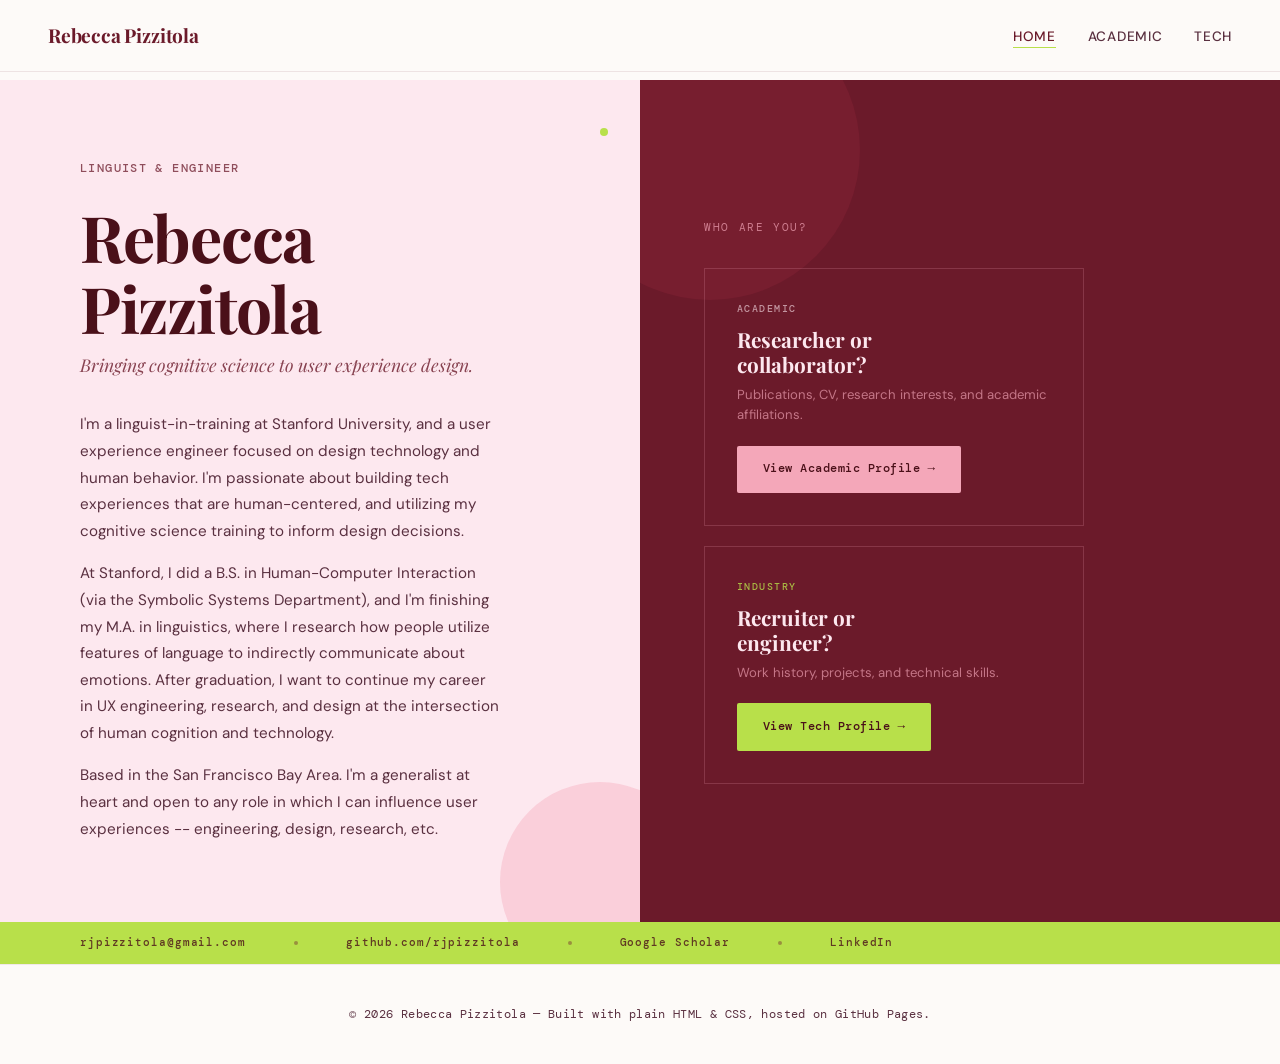
<file: index.html>
<!doctype html>
<html lang="en">
  <head>
    <meta charset="UTF-8" />
    <meta name="viewport" content="width=device-width, initial-scale=1.0" />
    <title>Rebecca Pizzitola</title>
    <link rel="stylesheet" href="style.css" />
    <style>
      /* ---- HERO ---- */
      .hero {
        min-height: 100vh;
        display: grid;
        grid-template-columns: 1fr 1fr;
        padding-top: 5rem;
      }

      .hero-left {
        background: var(--pink-light);
        display: flex;
        flex-direction: column;
        justify-content: center;
        padding: 5rem 4rem 5rem 5rem;
        position: relative;
        overflow: hidden;
      }

      .hero-left::after {
        content: "";
        position: absolute;
        bottom: -60px;
        right: -60px;
        width: 200px;
        height: 200px;
        background: var(--pink);
        border-radius: 50%;
        opacity: 0.4;
      }

      .hero-left::before {
        content: "";
        position: absolute;
        top: 3rem;
        right: 2rem;
        width: 8px;
        height: 8px;
        background: var(--lime);
        border-radius: 50%;
      }

      .hero-eyebrow {
        font-family: "DM Mono", monospace;
        font-size: 0.72rem;
        font-weight: 500;
        letter-spacing: 0.12em;
        text-transform: uppercase;
        color: var(--maroon);
        margin-bottom: 1.5rem;
        opacity: 0.75;
      }

      .hero-name {
        font-family: "Playfair Display", serif;
        font-size: clamp(2.8rem, 5vw, 4.2rem);
        font-weight: 700;
        color: var(--maroon-dark);
        line-height: 1.1;
        margin-bottom: 0.5rem;
        letter-spacing: -0.02em;
      }

      .hero-tagline {
        font-family: "Playfair Display", serif;
        font-style: italic;
        font-size: 1.1rem;
        color: var(--maroon);
        margin-bottom: 2rem;
        opacity: 0.8;
      }

      .hero-about {
        font-size: 0.95rem;
        line-height: 1.75;
        color: var(--text-muted);
        max-width: 420px;
        position: relative;
        z-index: 1;
      }

      .hero-about p + p {
        margin-top: 1rem;
      }

      /* ---- FORK PANEL ---- */
      .hero-right {
        background: var(--maroon);
        display: flex;
        flex-direction: column;
        justify-content: center;
        align-items: flex-start;
        padding: 5rem 5rem 5rem 4rem;
        gap: 0;
        position: relative;
        overflow: hidden;
      }

      .hero-right::before {
        content: "";
        position: absolute;
        top: -80px;
        left: -80px;
        width: 300px;
        height: 300px;
        background: var(--maroon-light);
        border-radius: 50%;
        opacity: 0.4;
      }

      .fork-heading {
        font-family: "DM Mono", monospace;
        font-size: 0.68rem;
        letter-spacing: 0.15em;
        text-transform: uppercase;
        color: var(--pink);
        opacity: 0.7;
        margin-bottom: 2rem;
        position: relative;
        z-index: 1;
      }

      .fork-card {
        position: relative;
        z-index: 1;
        width: 100%;
        max-width: 380px;
        padding: 2rem;
        border: 1px solid rgba(244, 167, 185, 0.2);
        margin-bottom: 1.25rem;
        transition:
          border-color 0.2s,
          background 0.2s;
      }

      .fork-card:last-of-type {
        margin-bottom: 0;
      }

      .fork-card:hover {
        border-color: rgba(244, 167, 185, 0.5);
        background: rgba(244, 167, 185, 0.05);
      }

      .fork-card-label {
        font-family: "DM Mono", monospace;
        font-size: 0.65rem;
        font-weight: 500;
        letter-spacing: 0.14em;
        text-transform: uppercase;
        margin-bottom: 0.6rem;
      }

      .fork-card-label.academic {
        color: var(--pink-light);
        opacity: 0.6;
      }

      .fork-card-label.tech {
        color: var(--lime);
        opacity: 0.8;
      }

      .fork-card-title {
        font-family: "Playfair Display", serif;
        font-size: 1.3rem;
        font-weight: 700;
        color: var(--pink-light);
        margin-bottom: 0.5rem;
        line-height: 1.2;
      }

      .fork-card-desc {
        font-size: 0.82rem;
        color: var(--pink);
        opacity: 0.65;
        margin-bottom: 1.25rem;
        line-height: 1.55;
      }

      /* ---- BOTTOM STRIP ---- */
      .strip {
        background: var(--lime);
        padding: 0.75rem 5rem;
        display: flex;
        align-items: center;
        gap: 3rem;
        overflow: hidden;
      }

      .strip-item {
        font-family: "DM Mono", monospace;
        font-size: 0.7rem;
        font-weight: 500;
        letter-spacing: 0.08em;
        color: var(--maroon-dark);
        white-space: nowrap;
        text-decoration: none;
        opacity: 0.8;
      }

      .strip-dot {
        width: 4px;
        height: 4px;
        background: var(--maroon);
        border-radius: 50%;
        opacity: 0.4;
        flex-shrink: 0;
      }
    </style>
  </head>
  <body>
    <nav>
      <a href="index.html" class="wordmark">Rebecca Pizzitola</a>
      <ul class="nav-links">
        <li><a href="index.html" class="active">Home</a></li>
        <li><a href="academic.html">Academic</a></li>
        <li><a href="tech.html">Tech</a></li>
      </ul>
    </nav>

    <main>
      <section class="hero">
        <!-- LEFT: About -->
        <div class="hero-left">
          <p class="hero-eyebrow">Linguist &amp; Engineer</p>
          <h1 class="hero-name">Rebecca<br />Pizzitola</h1>
          <p class="hero-tagline">
            Bringing cognitive science to user experience design.
          </p>
          <div class="hero-about">
            <p>
              I'm a linguist-in-training at Stanford University, and a user
              experience engineer focused on design technology and human
              behavior. I'm passionate about building tech experiences that are
              human-centered, and utilizing my cognitive science training to
              inform design decisions.
            </p>
            <p>
              At Stanford, I did a B.S. in Human-Computer Interaction (via the
              Symbolic Systems Department), and I'm finishing my M.A. in
              linguistics, where I research how people utilize features of
              language to indirectly communicate about emotions. After
              graduation, I want to continue my career in UX engineering,
              research, and design at the intersection of human cognition and
              technology.
            </p>
            <p>
              Based in the San Francisco Bay Area. I'm a generalist at heart and
              open to any role in which I can influence user experiences --
              engineering, design, research, etc.
            </p>
          </div>
        </div>

        <!-- RIGHT: Forks -->
        <div class="hero-right">
          <p class="fork-heading">Who are you?</p>

          <!-- Academic Fork -->
          <div class="fork-card">
            <p class="fork-card-label academic">Academic</p>
            <h2 class="fork-card-title">Researcher or<br />collaborator?</h2>
            <p class="fork-card-desc">
              Publications, CV, research interests, and academic affiliations.
            </p>
            <a href="academic.html" class="btn-fork btn-fork-academic">
              View Academic Profile →
            </a>
          </div>

          <!-- Tech Fork -->
          <div class="fork-card">
            <p class="fork-card-label tech">Industry</p>
            <h2 class="fork-card-title">Recruiter or<br />engineer?</h2>
            <p class="fork-card-desc">
              Work history, projects, and technical skills.
            </p>
            <a href="tech.html" class="btn-fork btn-fork-tech">
              View Tech Profile →
            </a>
          </div>
        </div>
      </section>

      <!-- Lime strip with quick links / social -->
      <div class="strip">
        <a href="mailto:rjpizzitola@gmail.com" class="strip-item"
          >rjpizzitola@gmail.com</a
        >
        <div class="strip-dot"></div>
        <a
          href="https://github.com/rjpizzitola"
          class="strip-item"
          target="_blank"
          >github.com/rjpizzitola</a
        >
        <div class="strip-dot"></div>
        <a
          href="https://scholar.google.com/citations?user=XNNVK7IAAAAJ&hl=en&oi=ao"
          class="strip-item"
          target="_blank"
          >Google Scholar</a
        >
        <div class="strip-dot"></div>
        <a
          href="https://linkedin.com/in/rebecca-j-pizzitola"
          class="strip-item"
          target="_blank"
          >LinkedIn</a
        >
      </div>
    </main>

    <footer>
      &copy; 2026 Rebecca Pizzitola — Built with plain HTML &amp; CSS, hosted on
      GitHub Pages.
    </footer>
  </body>
</html>
</file>
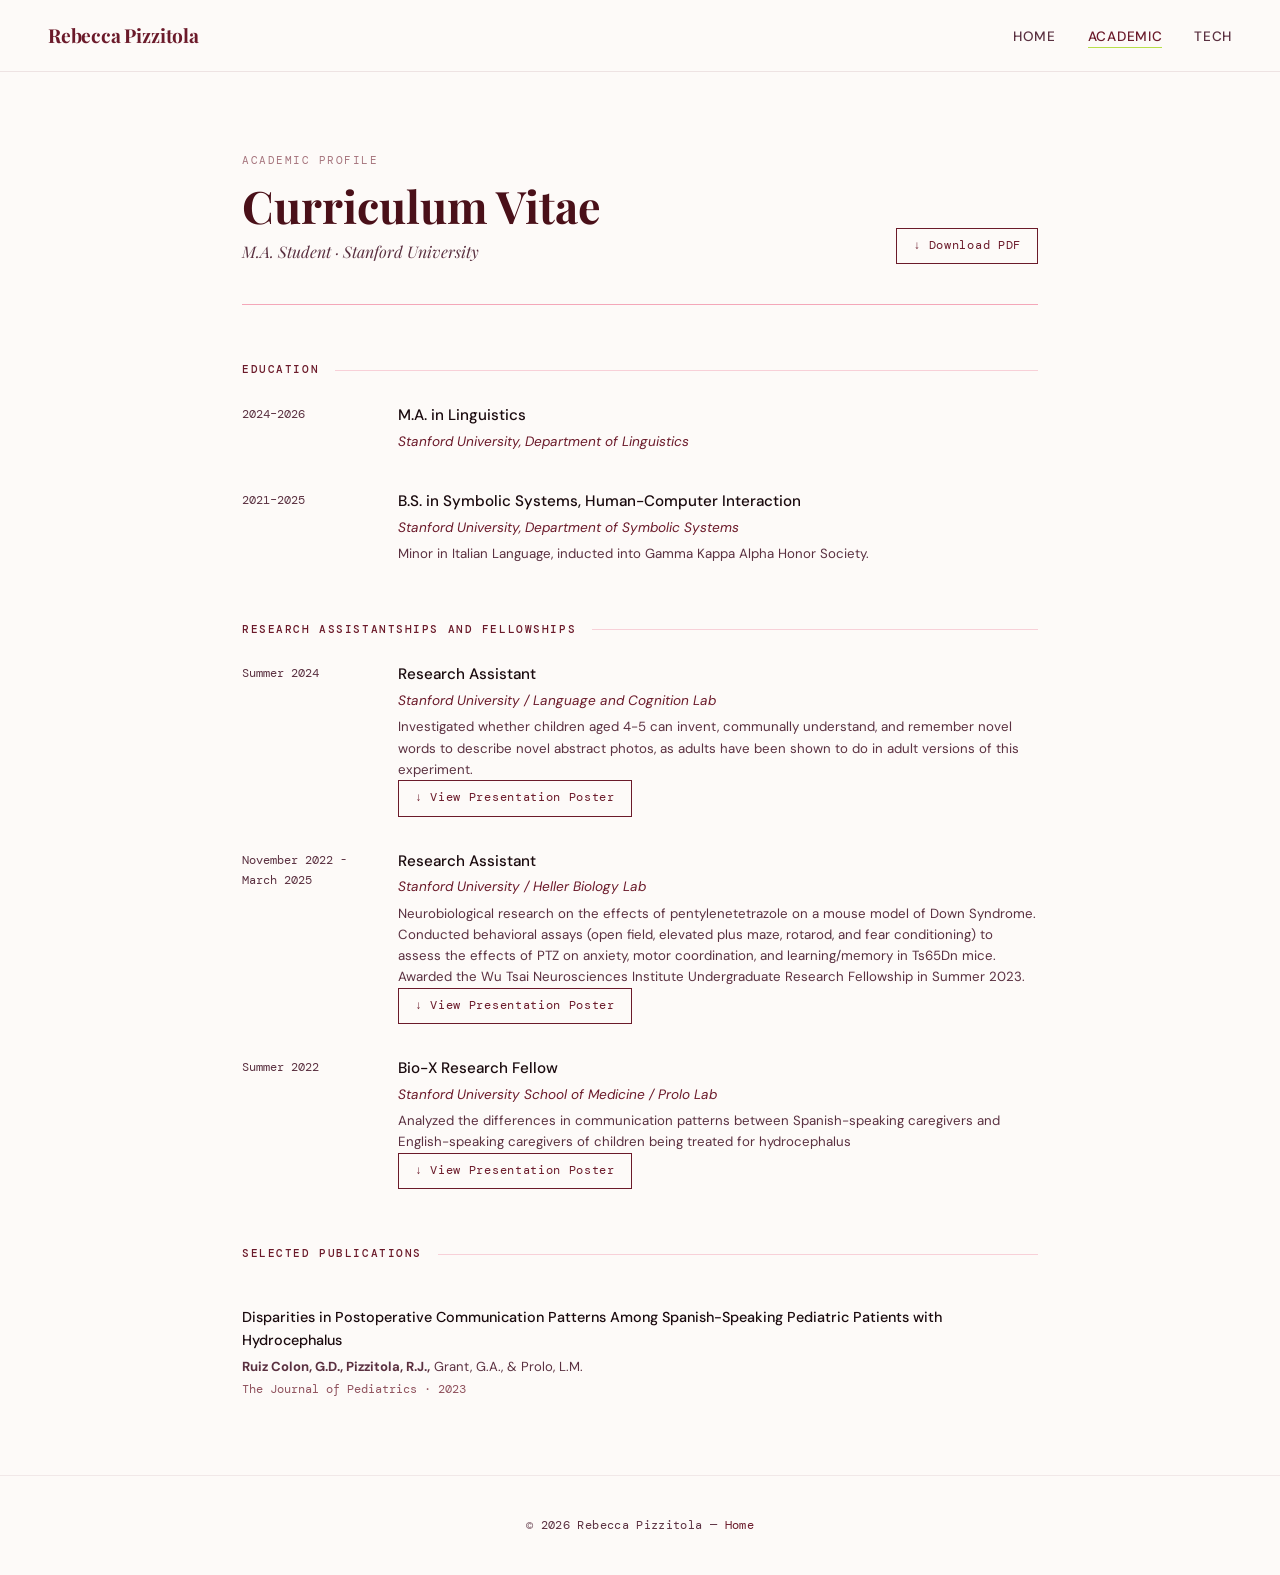
<file: academic.html>
<!doctype html>
<html lang="en">
  <head>
    <meta charset="UTF-8" />
    <meta name="viewport" content="width=device-width, initial-scale=1.0" />
    <title>Academic — Rebecca Pizzitola</title>
    <link rel="stylesheet" href="style.css" />
    <style>
      .page-wrapper {
        padding-top: 5.5rem;
        max-width: 860px;
        margin: 0 auto;
        padding-left: 2rem;
        padding-right: 2rem;
      }

      .page-header {
        padding: 4rem 0 2.5rem;
        border-bottom: 1.5px solid var(--pink);
        margin-bottom: 3.5rem;
        display: flex;
        justify-content: space-between;
        align-items: flex-end;
      }

      .page-badge {
        font-family: "DM Mono", monospace;
        font-size: 0.68rem;
        letter-spacing: 0.14em;
        text-transform: uppercase;
        color: var(--maroon);
        opacity: 0.6;
        margin-bottom: 0.75rem;
      }

      .page-title {
        font-family: "Playfair Display", serif;
        font-size: 2.8rem;
        font-weight: 700;
        color: var(--maroon-dark);
        line-height: 1.1;
      }

      .page-subtitle {
        font-family: "Playfair Display", serif;
        font-style: italic;
        font-size: 1rem;
        color: var(--text-muted);
        margin-top: 0.5rem;
      }

      /* ---- CV SECTIONS ---- */
      .cv-section {
        margin-bottom: 3.5rem;
      }

      .cv-section-title {
        font-family: "DM Mono", monospace;
        font-size: 0.7rem;
        font-weight: 500;
        letter-spacing: 0.14em;
        text-transform: uppercase;
        color: var(--maroon);
        margin-bottom: 1.5rem;
        display: flex;
        align-items: center;
        gap: 1rem;
      }

      .cv-section-title::after {
        content: "";
        flex: 1;
        height: 1px;
        background: var(--pink);
        opacity: 0.5;
      }

      .cv-entry {
        display: grid;
        grid-template-columns: 140px 1fr;
        gap: 1rem;
        margin-bottom: 2rem;
        align-items: start;
      }

      .cv-year {
        font-family: "DM Mono", monospace;
        font-size: 0.78rem;
        color: var(--text-muted);
        padding-top: 2px;
      }

      .cv-entry-title {
        font-weight: 500;
        font-size: 0.95rem;
        color: var(--text);
        margin-bottom: 0.2rem;
      }

      .cv-entry-org {
        font-size: 0.85rem;
        color: var(--maroon);
        margin-bottom: 0.3rem;
        font-style: italic;
      }

      .cv-entry-desc {
        font-size: 0.83rem;
        color: var(--text-muted);
        line-height: 1.6;
      }

      /* Publications */
      .pub-entry {
        padding: 1.2rem 0;
        border-bottom: 1px solid rgba(107, 26, 42, 0.08);
      }

      .pub-entry:last-child {
        border-bottom: none;
      }

      .pub-title {
        font-size: 0.9rem;
        font-weight: 500;
        color: var(--text);
        margin-bottom: 0.25rem;
      }

      .pub-title a {
        color: inherit;
        text-decoration: none;
      }

      .pub-title a:hover {
        color: var(--maroon);
      }

      .pub-authors {
        font-size: 0.82rem;
        color: var(--text-muted);
        margin-bottom: 0.25rem;
      }

      .pub-venue {
        font-family: "DM Mono", monospace;
        font-size: 0.72rem;
        color: var(--maroon);
        opacity: 0.75;
      }

      /* Placeholder state */
      .placeholder-block {
        background: var(--pink-light);
        border-left: 3px solid var(--pink);
        padding: 1rem 1.25rem;
        font-size: 0.83rem;
        color: var(--text-muted);
        font-style: italic;
      }
    </style>
  </head>
  <body>
    <nav>
      <a href="index.html" class="wordmark">Rebecca Pizzitola</a>
      <ul class="nav-links">
        <li><a href="index.html">Home</a></li>
        <li><a href="academic.html" class="active">Academic</a></li>
        <li><a href="tech.html">Tech</a></li>
      </ul>
    </nav>

    <main class="page-wrapper">
      <header class="page-header">
        <div class="page-header-left">
          <p class="page-badge">Academic Profile</p>
          <h1 class="page-title">Curriculum Vitae</h1>
          <p class="page-subtitle">M.A. Student · Stanford University</p>
        </div>
        <a href="cv.pdf" class="download-cv" download>↓ Download PDF</a>
      </header>

      <!-- EDUCATION -->
      <section class="cv-section">
        <h2 class="cv-section-title">Education</h2>

        <div class="cv-entry">
          <span class="cv-year">2024–2026</span>
          <div>
            <p class="cv-entry-title">M.A. in Linguistics</p>
            <p class="cv-entry-org">
              Stanford University, Department of Linguistics
            </p>
          </div>
        </div>

        <div class="cv-entry">
          <span class="cv-year">2021–2025</span>
          <div>
            <p class="cv-entry-title">
              B.S. in Symbolic Systems, Human-Computer Interaction
            </p>
            <p class="cv-entry-org">
              Stanford University, Department of Symbolic Systems
            </p>
            <p class="cv-entry-desc">
              Minor in Italian Language, inducted into Gamma Kappa Alpha Honor
              Society.
            </p>
          </div>
        </div>
      </section>

      <!-- APPOINTMENTS -->
      <section class="cv-section">
        <h2 class="cv-section-title">
          Research Assistantships and Fellowships
        </h2>

        <div class="cv-entry">
          <span class="cv-year">Summer 2024</span>
          <div>
            <p class="cv-entry-title">Research Assistant</p>
            <p class="cv-entry-org">
              Stanford University / Language and Cognition Lab
            </p>
            <p class="cv-entry-desc">
              Investigated whether children aged 4-5 can invent, communally
              understand, and remember novel words to describe novel abstract
              photos, as adults have been shown to do in adult versions of this
              experiment.
            </p>
            <a href="LCL_research_poster.pdf" class="download-cv" download
              >↓ View Presentation Poster</a
            >
          </div>
        </div>

        <div class="cv-entry">
          <span class="cv-year">November 2022 - March 2025</span>
          <div>
            <p class="cv-entry-title">Research Assistant</p>
            <p class="cv-entry-org">Stanford University / Heller Biology Lab</p>
            <p class="cv-entry-desc">
              Neurobiological research on the effects of pentylenetetrazole on a
              mouse model of Down Syndrome.
            </p>
            <p class="cv-entry-desc">
              Conducted behavioral assays (open field, elevated plus maze,
              rotarod, and fear conditioning) to assess the effects of PTZ on
              anxiety, motor coordination, and learning/memory in Ts65Dn mice.
            </p>
            <p class="cv-entry-desc">
              Awarded the Wu Tsai Neurosciences Institute Undergraduate Research
              Fellowship in Summer 2023.
            </p>
            <a href="heller_research_poster.pdf" class="download-cv" download
              >↓ View Presentation Poster</a
            >
          </div>
        </div>

        <div class="cv-entry">
          <span class="cv-year">Summer 2022</span>
          <div>
            <p class="cv-entry-title">Bio-X Research Fellow</p>
            <p class="cv-entry-org">
              Stanford University School of Medicine / Prolo Lab
            </p>
            <p class="cv-entry-desc">
              Analyzed the differences in communication patterns between
              Spanish-speaking caregivers and English-speaking caregivers of
              children being treated for hydrocephalus
            </p>
            <a href="biox_research_poster.pdf" class="download-cv" download
              >↓ View Presentation Poster</a
            >
          </div>
        </div>
      </section>

      <!-- PUBLICATIONS -->
      <section class="cv-section">
        <h2 class="cv-section-title">Selected Publications</h2>

        <div class="pub-entry">
          <p class="pub-title">
            <a href="#"
              >Disparities in Postoperative Communication Patterns Among
              Spanish-Speaking Pediatric Patients with Hydrocephalus</a
            >
          </p>
          <p class="pub-authors">
            <strong>Ruiz Colon, G.D., Pizzitola, R.J.,</strong> Grant, G.A., &
            Prolo, L.M.
          </p>
          <p class="pub-venue">The Journal of Pediatrics · 2023</p>
        </div>
      </section>
    </main>

    <footer>
      &copy; 2026 Rebecca Pizzitola —
      <a href="index.html" style="color: var(--maroon); text-decoration: none"
        >Home</a
      >
    </footer>
  </body>
</html>
</file>
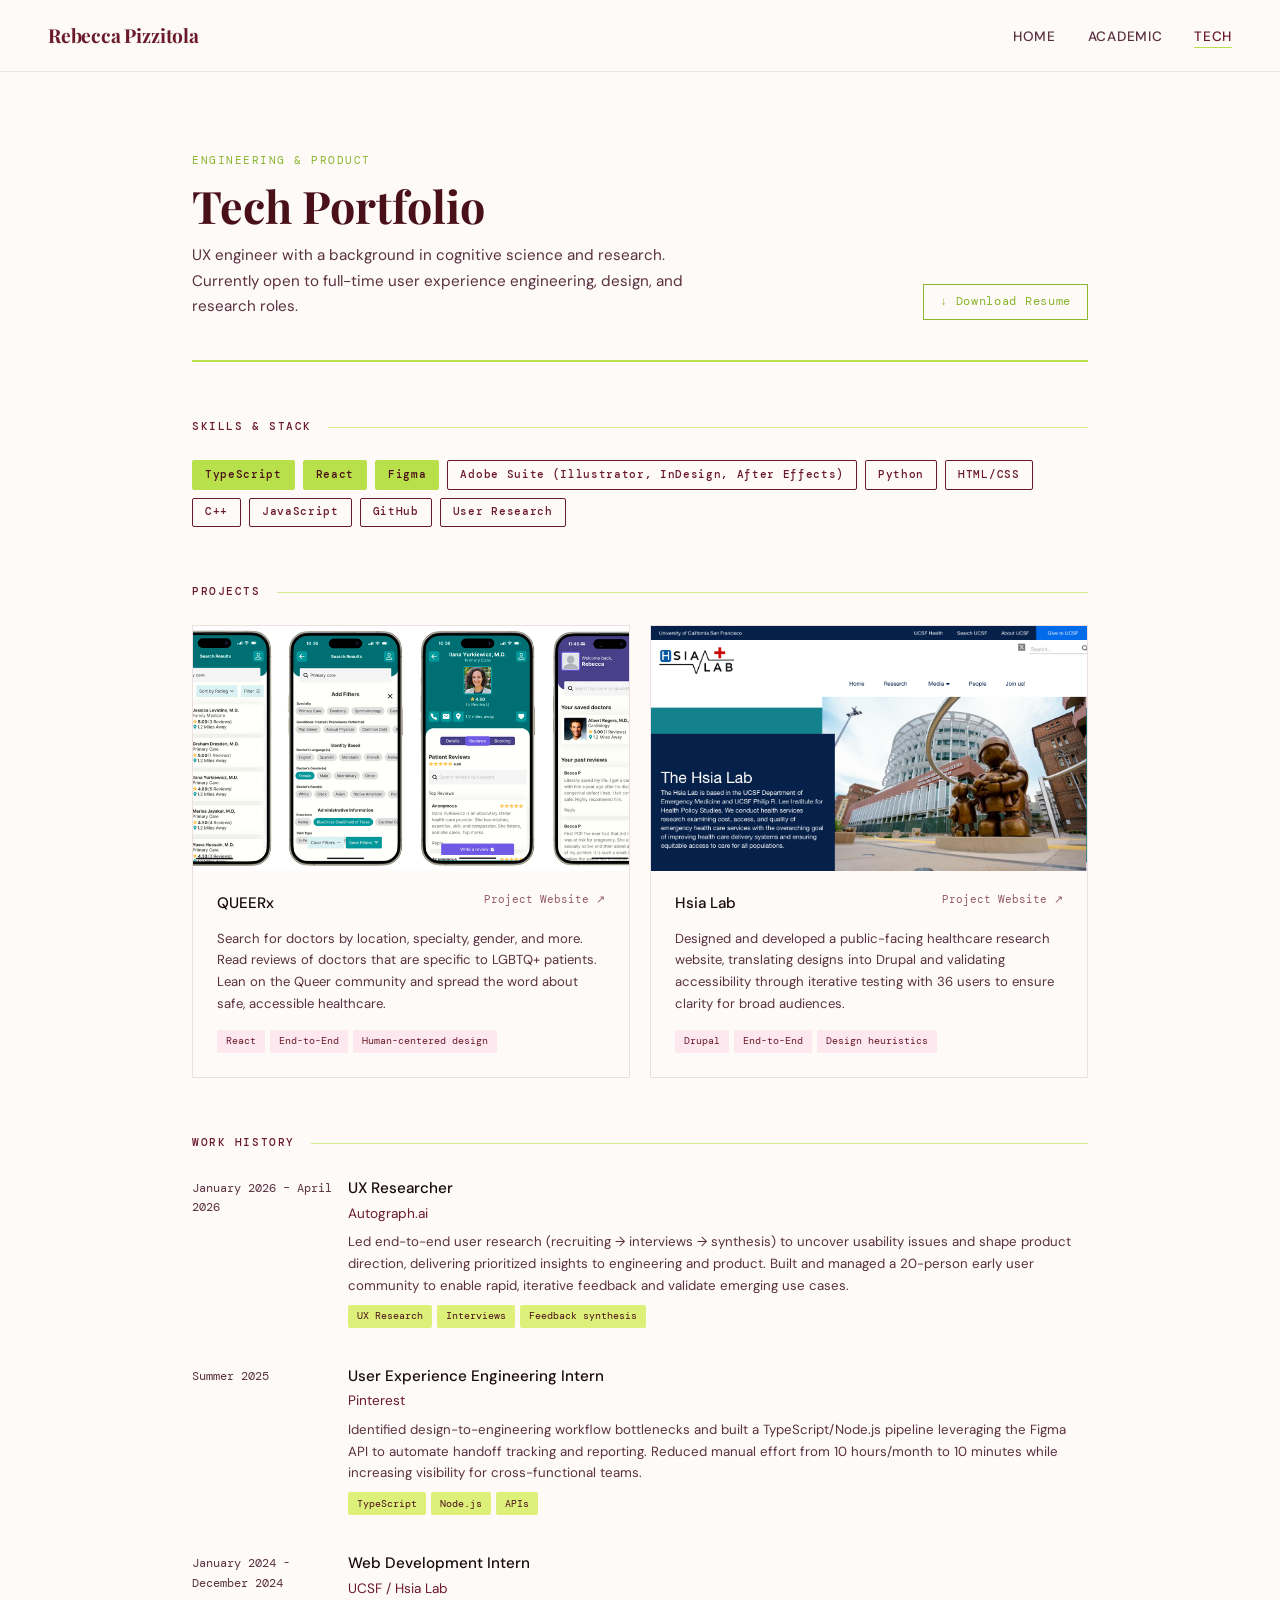
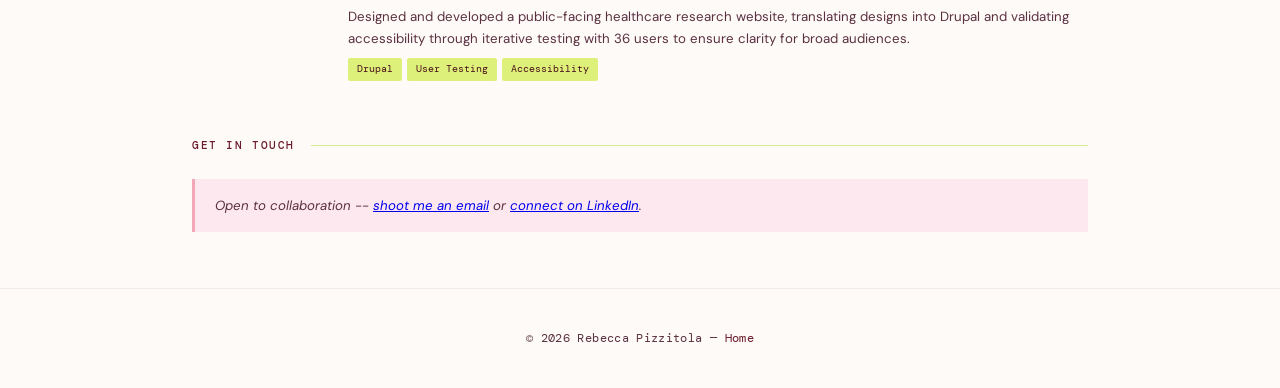
<file: tech.html>
<!doctype html>
<html lang="en">
  <head>
    <meta charset="UTF-8" />
    <meta name="viewport" content="width=device-width, initial-scale=1.0" />
    <title>Tech — Rebecca Pizzitola</title>
    <link rel="stylesheet" href="style.css" />
    <style>
      .page-wrapper {
        padding-top: 5.5rem;
        max-width: 960px;
        margin: 0 auto;
        padding-left: 2rem;
        padding-right: 2rem;
      }

      .page-header {
        padding: 4rem 0 2.5rem;
        border-bottom: 2px solid var(--lime);
        margin-bottom: 3.5rem;
        display: flex;
        justify-content: space-between;
        align-items: flex-end;
      }

      .page-header-left {
        flex: 1;
      }

      .page-badge {
        font-family: "DM Mono", monospace;
        font-size: 0.68rem;
        letter-spacing: 0.14em;
        text-transform: uppercase;
        color: var(--lime-dark);
        margin-bottom: 0.75rem;
      }

      .page-title {
        font-family: "Playfair Display", serif;
        font-size: 2.8rem;
        font-weight: 700;
        color: var(--maroon-dark);
        line-height: 1.1;
      }

      .page-subtitle {
        font-family: "DM Sans", sans-serif;
        font-size: 0.95rem;
        color: var(--text-muted);
        margin-top: 0.75rem;
        max-width: 540px;
        line-height: 1.7;
      }

      /* ---- SKILLS CHIPS ---- */
      .skills-row {
        display: flex;
        flex-wrap: wrap;
        gap: 0.5rem;
        margin-bottom: 3.5rem;
      }

      .skill-chip {
        font-family: "DM Mono", monospace;
        font-size: 0.7rem;
        font-weight: 500;
        letter-spacing: 0.06em;
        padding: 0.3rem 0.75rem;
        border: 1px solid var(--maroon);
        color: var(--maroon);
        border-radius: 2px;
      }

      .skill-chip.highlight {
        background: var(--lime);
        border-color: var(--lime);
        color: var(--maroon-dark);
      }

      /* ---- SECTION TITLES ---- */
      .section-title {
        font-family: "DM Mono", monospace;
        font-size: 0.7rem;
        font-weight: 500;
        letter-spacing: 0.14em;
        text-transform: uppercase;
        color: var(--maroon);
        margin-bottom: 1.5rem;
        display: flex;
        align-items: center;
        gap: 1rem;
      }

      .section-title::after {
        content: "";
        flex: 1;
        height: 1px;
        background: var(--lime);
        opacity: 0.6;
      }

      section {
        margin-bottom: 3.5rem;
      }

      /* ---- WORK HISTORY ---- */
      .work-entry {
        display: grid;
        grid-template-columns: 140px 1fr;
        gap: 1rem;
        margin-bottom: 2.25rem;
        align-items: start;
      }

      .work-years {
        font-family: "DM Mono", monospace;
        font-size: 0.75rem;
        color: var(--text-muted);
        padding-top: 3px;
      }

      .work-title {
        font-weight: 500;
        font-size: 0.95rem;
        color: var(--text);
        margin-bottom: 0.15rem;
      }

      .work-org {
        font-size: 0.85rem;
        color: var(--maroon);
        margin-bottom: 0.4rem;
      }

      .work-desc {
        font-size: 0.83rem;
        color: var(--text-muted);
        line-height: 1.65;
      }

      .work-tags {
        margin-top: 0.5rem;
        display: flex;
        flex-wrap: wrap;
        gap: 0.35rem;
      }

      .work-tag {
        font-family: "DM Mono", monospace;
        font-size: 0.65rem;
        padding: 0.2rem 0.55rem;
        background: var(--lime-light);
        color: var(--maroon-dark);
        border-radius: 2px;
      }

      /* ---- PROJECTS GRID ---- */
      .projects-grid {
        display: grid;
        grid-template-columns: repeat(auto-fit, minmax(280px, 1fr));
        gap: 1.25rem;
      }

      .project-card {
        border: 1px solid rgba(107, 26, 42, 0.12);
        display: flex;
        flex-direction: column;
        overflow: hidden;
        transition:
          border-color 0.2s,
          transform 0.2s;
      }

      .project-card:hover {
        border-color: var(--maroon);
        transform: translateY(-2px);
      }

      .project-card-image {
        width: 100%;
        aspect-ratio: 16 / 9;
        object-fit: cover;
        display: block;
      }

      .project-card-body {
        padding: 1.25rem 1.5rem 1.5rem;
        display: flex;
        flex-direction: column;
        flex: 1;
      }

      .project-card-top {
        display: flex;
        justify-content: space-between;
        align-items: flex-start;
        margin-bottom: 0.75rem;
      }

      .project-name {
        font-weight: 500;
        font-size: 0.95rem;
        color: var(--text);
      }

      .project-link {
        font-family: "DM Mono", monospace;
        font-size: 0.7rem;
        color: var(--maroon);
        text-decoration: none;
        opacity: 0.7;
      }

      .project-link:hover {
        opacity: 1;
      }

      .project-desc {
        font-size: 0.82rem;
        color: var(--text-muted);
        line-height: 1.65;
        flex: 1;
        margin-bottom: 1rem;
      }

      .project-footer {
        display: flex;
        flex-wrap: wrap;
        gap: 0.35rem;
      }

      .project-tag {
        font-family: "DM Mono", monospace;
        font-size: 0.65rem;
        padding: 0.2rem 0.55rem;
        background: var(--pink-light);
        color: var(--maroon);
        border-radius: 2px;
      }

      /* Placeholder */
      .placeholder-block {
        background: var(--pink-light);
        border-left: 3px solid var(--pink);
        padding: 1rem 1.25rem;
        font-size: 0.83rem;
        color: var(--text-muted);
        font-style: italic;
      }
    </style>
  </head>
  <body>
    <nav>
      <a href="index.html" class="wordmark">Rebecca Pizzitola</a>
      <ul class="nav-links">
        <li><a href="index.html">Home</a></li>
        <li><a href="academic.html">Academic</a></li>
        <li><a href="tech.html" class="active">Tech</a></li>
      </ul>
    </nav>

    <main class="page-wrapper">
      <header class="page-header">
        <div class="page-header-left">
          <p class="page-badge">Engineering &amp; Product</p>
          <h1 class="page-title">Tech Portfolio</h1>
          <p class="page-subtitle">
            UX engineer with a background in cognitive science and research.
            Currently open to full-time user experience engineering, design, and
            research roles.
          </p>
        </div>
        <a href="resume.pdf" class="download-cv tech" download
          >↓ Download Resume</a
        >
      </header>

      <!-- SKILLS -->
      <section>
        <h2 class="section-title">Skills &amp; Stack</h2>
        <div class="skills-row">
          <span class="skill-chip highlight">TypeScript</span>
          <span class="skill-chip highlight">React</span>
          <span class="skill-chip highlight">Figma</span>
          <span class="skill-chip"
            >Adobe Suite (Illustrator, InDesign, After Effects)</span
          >
          <span class="skill-chip">Python</span>
          <span class="skill-chip">HTML/CSS</span>
          <span class="skill-chip">C++</span>
          <span class="skill-chip">JavaScript</span>
          <span class="skill-chip">GitHub</span>
          <span class="skill-chip">User Research</span>
        </div>
      </section>

      <!-- PROJECTS -->
      <section>
        <h2 class="section-title">Projects</h2>
        <div class="projects-grid">
          <div class="project-card">
            <img
              src="queerx_poster.png"
              alt="QUEERx project screenshot"
              class="project-card-image"
            />
            <div class="project-card-body">
              <div class="project-card-top">
                <p class="project-name">QUEERx</p>
                <a
                  href="https://web.stanford.edu/class/cs194h/projects/QUEERx/"
                  class="project-link"
                  target="_blank"
                  >Project Website ↗</a
                >
              </div>
              <p class="project-desc">
                Search for doctors by location, specialty, gender, and more.
                Read reviews of doctors that are specific to LGBTQ+ patients.
                Lean on the Queer community and spread the word about safe,
                accessible healthcare.
              </p>
              <div class="project-footer">
                <span class="project-tag">React</span>
                <span class="project-tag">End-to-End</span>
                <span class="project-tag">Human-centered design</span>
              </div>
            </div>
          </div>

          <div class="project-card">
            <img
              src="hsia_image.png"
              alt="Hsia Lab project screenshot"
              class="project-card-image"
            />
            <div class="project-card-body">
              <div class="project-card-top">
                <p class="project-name">Hsia Lab</p>
                <a
                  href="https://hsialab.ucsf.edu/"
                  class="project-link"
                  target="_blank"
                  >Project Website ↗</a
                >
              </div>
              <p class="project-desc">
                Designed and developed a public-facing healthcare research
                website, translating designs into Drupal and validating
                accessibility through iterative testing with 36 users to ensure
                clarity for broad audiences.
              </p>
              <div class="project-footer">
                <span class="project-tag">Drupal</span>
                <span class="project-tag">End-to-End</span>
                <span class="project-tag">Design heuristics</span>
              </div>
            </div>
          </div>
        </div>
      </section>

      <!-- WORK HISTORY -->
      <section>
        <h2 class="section-title">Work History</h2>

        <div class="work-entry">
          <span class="work-years">January 2026 – April 2026</span>
          <div>
            <p class="work-title">UX Researcher</p>
            <p class="work-org">Autograph.ai</p>
            <p class="work-desc">
              Led end-to-end user research (recruiting → interviews → synthesis)
              to uncover usability issues and shape product direction,
              delivering prioritized insights to engineering and product. Built
              and managed a 20-person early user community to enable rapid,
              iterative feedback and validate emerging use cases.
            </p>
            <div class="work-tags">
              <span class="work-tag">UX Research</span>
              <span class="work-tag">Interviews</span>
              <span class="work-tag">Feedback synthesis</span>
            </div>
          </div>
        </div>

        <div class="work-entry">
          <span class="work-years">Summer 2025</span>
          <div>
            <p class="work-title">User Experience Engineering Intern</p>
            <p class="work-org">Pinterest</p>
            <p class="work-desc">
              Identified design-to-engineering workflow bottlenecks and built a
              TypeScript/Node.js pipeline leveraging the Figma API to automate
              handoff tracking and reporting. Reduced manual effort from 10
              hours/month to 10 minutes while increasing visibility for
              cross-functional teams.
            </p>
            <div class="work-tags">
              <span class="work-tag">TypeScript</span>
              <span class="work-tag">Node.js</span>
              <span class="work-tag">APIs</span>
            </div>
          </div>
        </div>

        <div class="work-entry">
          <span class="work-years">January 2024 - December 2024</span>
          <div>
            <p class="work-title">Web Development Intern</p>
            <p class="work-org">UCSF / Hsia Lab</p>
            <p class="work-desc">
              Designed and developed a public-facing healthcare research
              website, translating designs into Drupal and validating
              accessibility through iterative testing with 36 users to ensure
              clarity for broad audiences.
            </p>
            <div class="work-tags">
              <span class="work-tag">Drupal</span>
              <span class="work-tag">User Testing</span>
              <span class="work-tag">Accessibility</span>
            </div>
          </div>
        </div>
      </section>

      <!-- CONTACT -->
      <section>
        <h2 class="section-title">Get In Touch</h2>
        <div class="placeholder-block">
          Open to collaboration --
          <a href="mailto:rjpizzitola@gmail.com" class="strip-item"
            >shoot me an email</a
          >
          or
          <a
            href="https://www.linkedin.com/in/rjpizzitola/"
            class="strip-item"
            target="_blank"
            >connect on LinkedIn</a
          >.
        </div>
      </section>
    </main>

    <footer>
      &copy; 2026 Rebecca Pizzitola —
      <a href="index.html" style="color: var(--maroon); text-decoration: none"
        >Home</a
      >
    </footer>
  </body>
</html>
</file>
<file: style.css>
@import url("https://fonts.googleapis.com/css2?family=Playfair+Display:ital,wght@0,400;0,700;1,400&family=DM+Mono:wght@400;500&family=DM+Sans:wght@300;400;500&display=swap");

:root {
  --pink: #f4a7b9;
  --pink-light: #fde8ef;
  --pink-mid: #e8789a;
  --maroon: #6b1a2a;
  --maroon-light: #8b2438;
  --maroon-dark: #4a1019;
  --lime: #b8e04a;
  --lime-dark: #8ab52e;
  --lime-light: #ddf07a;
  --white: #fdfaf8;
  --off-white: #f7f2ee;
  --text: #1a0a0e;
  --text-muted: #5a3040;
}

* {
  margin: 0;
  padding: 0;
  box-sizing: border-box;
}

html {
  scroll-behavior: smooth;
}

body {
  font-family: "DM Sans", sans-serif;
  background: var(--white);
  color: var(--text);
  font-size: 16px;
  line-height: 1.6;
}

/* ---- SHARED NAV ---- */
nav {
  position: fixed;
  top: 0;
  left: 0;
  right: 0;
  z-index: 100;
  display: flex;
  align-items: center;
  justify-content: space-between;
  padding: 1.25rem 3rem;
  background: rgba(253, 250, 248, 0.92);
  backdrop-filter: blur(8px);
  border-bottom: 1px solid rgba(107, 26, 42, 0.1);
}

nav .wordmark {
  font-family: "Playfair Display", serif;
  font-size: 1.2rem;
  font-weight: 700;
  color: var(--maroon);
  text-decoration: none;
  letter-spacing: -0.01em;
}

nav .nav-links {
  display: flex;
  gap: 2rem;
  list-style: none;
}

nav .nav-links a {
  font-size: 0.85rem;
  font-weight: 500;
  text-decoration: none;
  color: var(--text-muted);
  letter-spacing: 0.05em;
  text-transform: uppercase;
  transition: color 0.2s;
}

nav .nav-links a:hover {
  color: var(--maroon);
}

nav .nav-links a.active {
  color: var(--maroon);
  border-bottom: 1.5px solid var(--lime);
  padding-bottom: 2px;
}

/* ---- FORK BUTTONS ---- */
.btn-fork {
  display: inline-flex;
  align-items: center;
  gap: 0.6rem;
  padding: 0.85rem 1.6rem;
  border-radius: 2px;
  font-family: "DM Mono", monospace;
  font-size: 0.78rem;
  font-weight: 500;
  letter-spacing: 0.04em;
  text-decoration: none;
  transition: all 0.2s ease;
  cursor: pointer;
  border: none;
}

.btn-fork-academic {
  background: var(--pink);
  color: var(--maroon-dark);
}

.btn-fork-academic:hover {
  background: var(--pink-mid);
  transform: translateY(-2px);
  box-shadow: 0 4px 16px rgba(244, 167, 185, 0.4);
}

.btn-fork-tech {
  background: var(--lime);
  color: var(--maroon-dark);
}

.btn-fork-tech:hover {
  background: var(--lime-dark);
  transform: translateY(-2px);
  box-shadow: 0 4px 16px rgba(184, 224, 74, 0.4);
}

/* ---- DOWNLOAD BUTTONS ---- */
.download-cv {
  display: inline-block;
  font-family: "DM Mono", monospace;
  font-size: 0.72rem;
  color: var(--maroon);
  text-decoration: none;
  border: 1px solid var(--maroon);
  padding: 0.5rem 1rem;
  letter-spacing: 0.06em;
  transition: all 0.2s;
}

.download-cv:hover {
  background: var(--maroon);
  color: var(--pink-light);
}

.download-cv.tech {
  color: var(--lime-dark);
  border-color: var(--lime-dark);
}

.download-cv.tech:hover {
  background: var(--lime);
  color: var(--maroon-dark);
  border-color: var(--lime);
}

/* ---- FOOTER ---- */
footer {
  text-align: center;
  padding: 2.5rem;
  font-family: "DM Mono", monospace;
  font-size: 0.75rem;
  color: var(--text-muted);
  border-top: 1px solid rgba(107, 26, 42, 0.08);
  letter-spacing: 0.03em;
}

/* ============================================
   RESPONSIVE — TABLET (≤ 1024px)
   ============================================ */
@media (max-width: 1024px) {
  nav {
    padding: 1rem 2rem;
  }

  .hero-left {
    padding: 4rem 2.5rem 4rem 3rem;
  }

  .hero-right {
    padding: 4rem 3rem 4rem 2.5rem;
  }

  .fork-card {
    padding: 1.5rem;
  }
}

/* ============================================
   RESPONSIVE — MOBILE (≤ 768px)
   ============================================ */
@media (max-width: 768px) {
  /* NAV */
  nav {
    padding: 1rem 1.25rem;
  }

  nav .wordmark {
    font-size: 1rem;
  }

  nav .nav-links {
    gap: 1rem;
  }

  nav .nav-links a {
    font-size: 0.72rem;
    letter-spacing: 0.03em;
  }

  /* HERO: stack vertically */
  .hero {
    grid-template-columns: 1fr;
    min-height: unset;
    padding-top: 4rem;
  }

  .hero-left {
    padding: 3rem 1.5rem;
    min-height: unset;
  }

  .hero-left::after {
    width: 120px;
    height: 120px;
    bottom: -30px;
    right: -30px;
  }

  .hero-name {
    font-size: clamp(2.2rem, 10vw, 3rem);
  }

  .hero-tagline {
    font-size: 1rem;
  }

  .hero-about {
    font-size: 0.9rem;
    max-width: 100%;
  }

  .hero-right {
    padding: 2.5rem 1.5rem;
  }

  .hero-right::before {
    width: 180px;
    height: 180px;
    top: -50px;
    left: -50px;
  }

  .fork-card {
    max-width: 100%;
    padding: 1.5rem;
  }

  /* LIME STRIP: scrollable, hidden scrollbar */
  .strip {
    padding: 0.75rem 1.5rem;
    gap: 1.5rem;
    overflow-x: auto;
    -webkit-overflow-scrolling: touch;
    scrollbar-width: none;
  }

  .strip::-webkit-scrollbar {
    display: none;
  }

  /* INNER PAGE WRAPPERS */
  .page-wrapper {
    padding-left: 1.25rem;
    padding-right: 1.25rem;
    padding-top: 4.5rem;
  }

  /* Page headers: stack download button below title */
  .page-header {
    flex-direction: column;
    align-items: flex-start !important;
    gap: 1.25rem;
    padding: 2.5rem 0 2rem;
  }

  .page-title {
    font-size: 2rem;
  }

  /* CV two-column entries → single column */
  .cv-entry {
    grid-template-columns: 1fr;
    gap: 0.25rem;
    margin-bottom: 1.75rem;
  }

  .cv-year {
    font-size: 0.72rem;
    opacity: 0.7;
  }

  /* Work history entries → single column */
  .work-entry {
    grid-template-columns: 1fr;
    gap: 0.25rem;
    margin-bottom: 2rem;
  }

  .work-years {
    font-size: 0.72rem;
    opacity: 0.7;
  }

  /* Projects: single column */
  .projects-grid {
    grid-template-columns: 1fr;
  }

  .skill-chip {
    font-size: 0.68rem;
  }

  footer {
    padding: 1.75rem 1.25rem;
    font-size: 0.7rem;
  }
}

/* ============================================
   RESPONSIVE — SMALL MOBILE (≤ 400px)
   ============================================ */
@media (max-width: 400px) {
  nav .nav-links {
    gap: 0.65rem;
  }

  nav .nav-links a {
    font-size: 0.65rem;
  }

  .hero-left {
    padding: 2.5rem 1.25rem;
  }

  .hero-right {
    padding: 2rem 1.25rem;
  }

  .fork-card {
    padding: 1.25rem;
  }

  /* Fork buttons go full-width on tiny screens */
  .btn-fork {
    font-size: 0.72rem;
    padding: 0.75rem 1.25rem;
    width: 100%;
    justify-content: center;
  }
}
</file>
